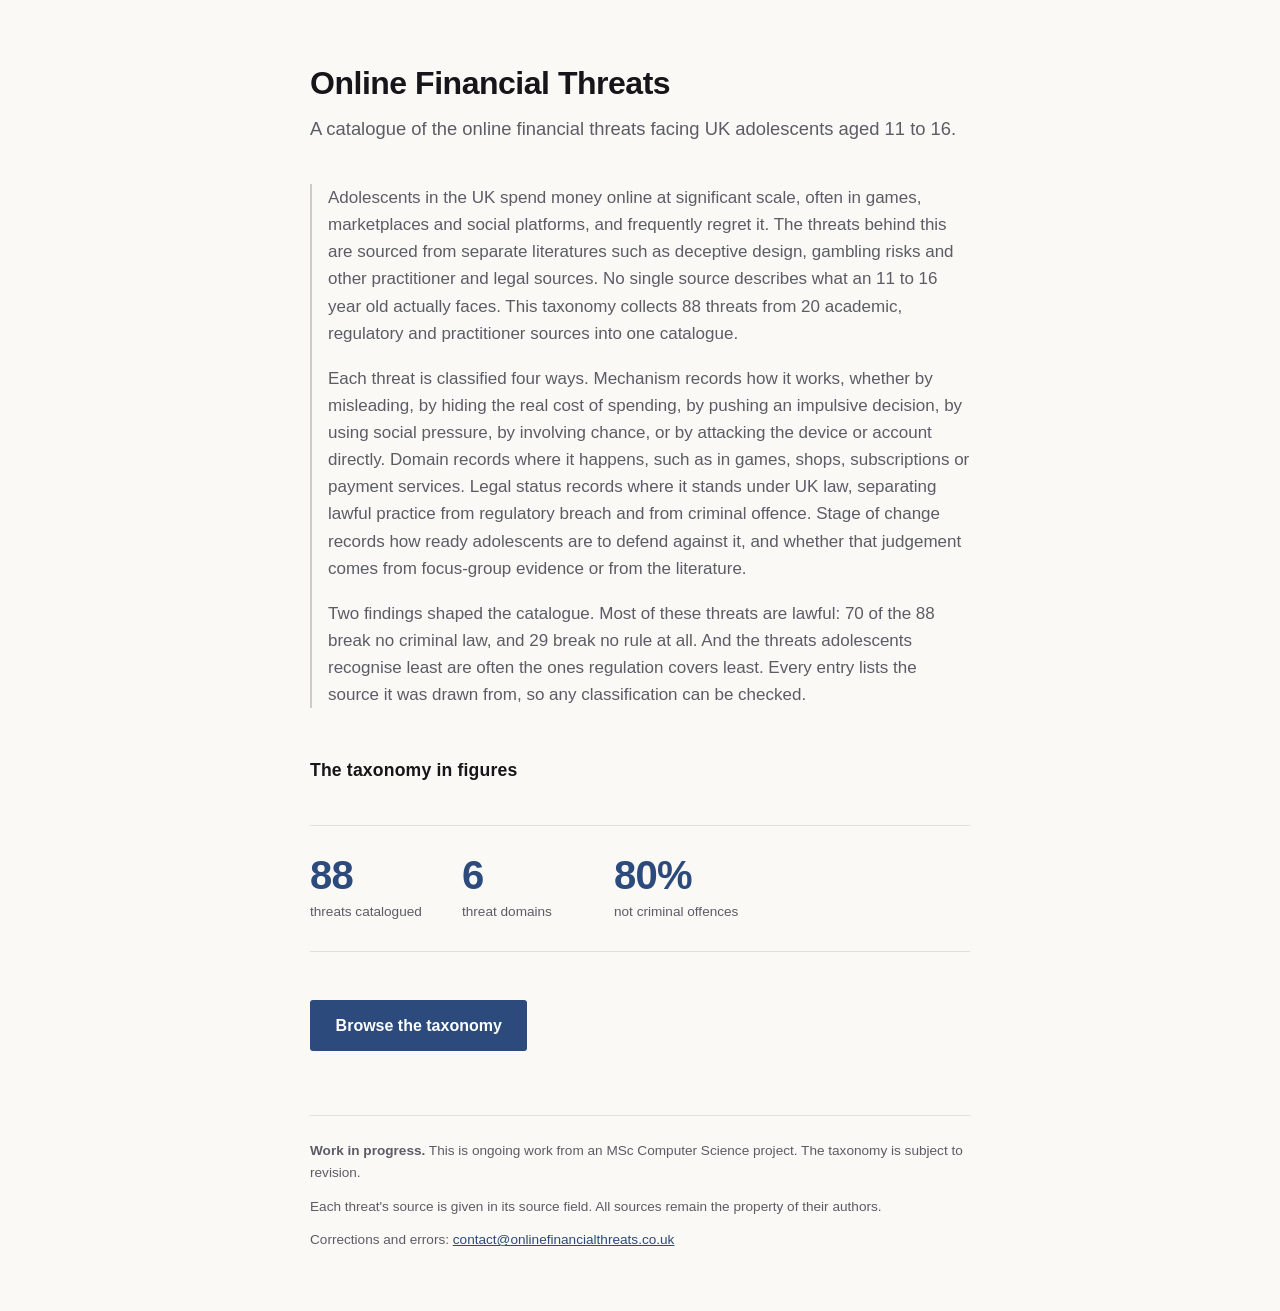
<file: index.html>
<!DOCTYPE html>
<html lang="en-GB">
<head>
<meta charset="utf-8">
<meta name="viewport" content="width=device-width, initial-scale=1">
<title>Online Financial Threats — A taxonomy of the online financial threats facing UK adolescents</title>
<meta name="description" content="A research taxonomy cataloguing the online financial threats facing UK adolescents aged 11 to 16, classified by mechanism, domain, legal status and readiness to defend.">
<link rel="stylesheet" href="style.css">
</head>
<body>
<div class="wrap">

  <header>
    <h1>Online Financial Threats</h1>
    <p class="lede">A catalogue of the online financial threats facing UK adolescents aged 11 to 16.</p>
  </header>

  <main>
    <!-- PLACEHOLDER PROSE — to be replaced. -->
    <section class="placeholder" aria-labelledby="intro-heading">

      <p>Adolescents in the UK spend money online at significant scale, often in games, marketplaces and 
      social platforms, and frequently regret it. The threats behind this are sourced from separate 
      literatures such as deceptive design, gambling risks and other practitioner and legal sources.
      No single source describes what an 11 to 16 year old actually faces. This taxonomy collects 88
      threats from 20 academic, regulatory and practitioner sources into one catalogue.</p>
      
      <p>Each threat is classified four ways. Mechanism records how it works, whether by misleading, 
      by hiding the real cost of spending, by pushing an impulsive decision, by using social pressure, 
      by involving chance, or by attacking the device or account directly. Domain records where it 
      happens, such as in games, shops, subscriptions or payment services. Legal status records 
      where it stands under UK law, separating lawful practice from regulatory breach and from criminal 
      offence. Stage of change records how ready adolescents are to defend against it, and whether that 
      judgement comes from focus-group evidence or from the literature.</p>

      <p>Two findings shaped the catalogue. Most of these threats are lawful: 70 of the 88 break no criminal
      law, and 29 break no rule at all. And the threats adolescents recognise least are often the ones
      regulation covers least. Every entry lists the source it was drawn from, so any classification can 
      be checked.</p>

    </section>
    <!-- END PLACEHOLDER PROSE -->

    <h2>The taxonomy in figures</h2>

    <div class="figures" id="figures">
      <p class="count" id="figures-status">Loading figures…</p>
    </div>

    <p><a class="button" href="taxonomy.html">Browse the taxonomy</a></p>
  </main>

  <footer class="site-footer">
    <p><strong>Work in progress.</strong> This is ongoing work from an MSc Computer Science project.
    The taxonomy is subject to revision.</p>
    <p>Each threat's source is given in its source field. All sources remain the property of their
    authors.</p>
    <p>Corrections and errors:
    <a href="mailto:contact@onlinefinancialthreats.co.uk">contact@onlinefinancialthreats.co.uk</a></p>
  </footer>

</div>

<script>
(function () {
  'use strict';

  var figuresEl = document.getElementById('figures');

  fetch('taxonomy.json')
    .then(function (response) {
      if (!response.ok) { throw new Error('HTTP ' + response.status); }
      return response.json();
    })
    .then(renderFigures)
    .catch(showFetchError);

  function renderFigures(threats) {
    var total = threats.length;

    // Distinct domain count, derived rather than hard-coded so the figure
    // tracks the data if the taxonomy is revised.
    var domains = new Set(threats.map(function (t) { return t.domain; })).size;

    var notCriminal = threats.filter(function (t) {
      return t.legalStatus !== 'Criminal Offence';
    }).length;
    var notCriminalPct = Math.round((notCriminal / total) * 100);

    figuresEl.textContent = '';
    addFigure(String(total), 'threats catalogued');
    addFigure(String(domains), 'threat domains');
    addFigure(notCriminalPct + '%', 'not criminal offences');
  }

  function addFigure(value, label) {
    var wrapper = document.createElement('div');
    wrapper.className = 'figure';

    var valueEl = document.createElement('span');
    valueEl.className = 'figure-value';
    valueEl.textContent = value;

    var labelEl = document.createElement('span');
    labelEl.className = 'figure-label';
    labelEl.textContent = label;

    wrapper.appendChild(valueEl);
    wrapper.appendChild(labelEl);
    figuresEl.appendChild(wrapper);
  }

  // Opening the page from the filesystem blocks fetch() under the browser's
  // same-origin rules, so explain how to serve it over HTTP instead.
  function showFetchError() {
    figuresEl.className = 'message';
    figuresEl.textContent = '';

    var line = document.createElement('p');
    line.textContent = 'The figures could not be loaded. This site reads its data with fetch(), ' +
      'which browsers block for pages opened directly from disk. Serve the folder over HTTP and ' +
      'reload:';

    var command = document.createElement('p');
    var code = document.createElement('code');
    code.textContent = 'python3 -m http.server';
    command.appendChild(code);

    figuresEl.appendChild(line);
    figuresEl.appendChild(command);
  }
})();
</script>

</body>
</html>
</file>
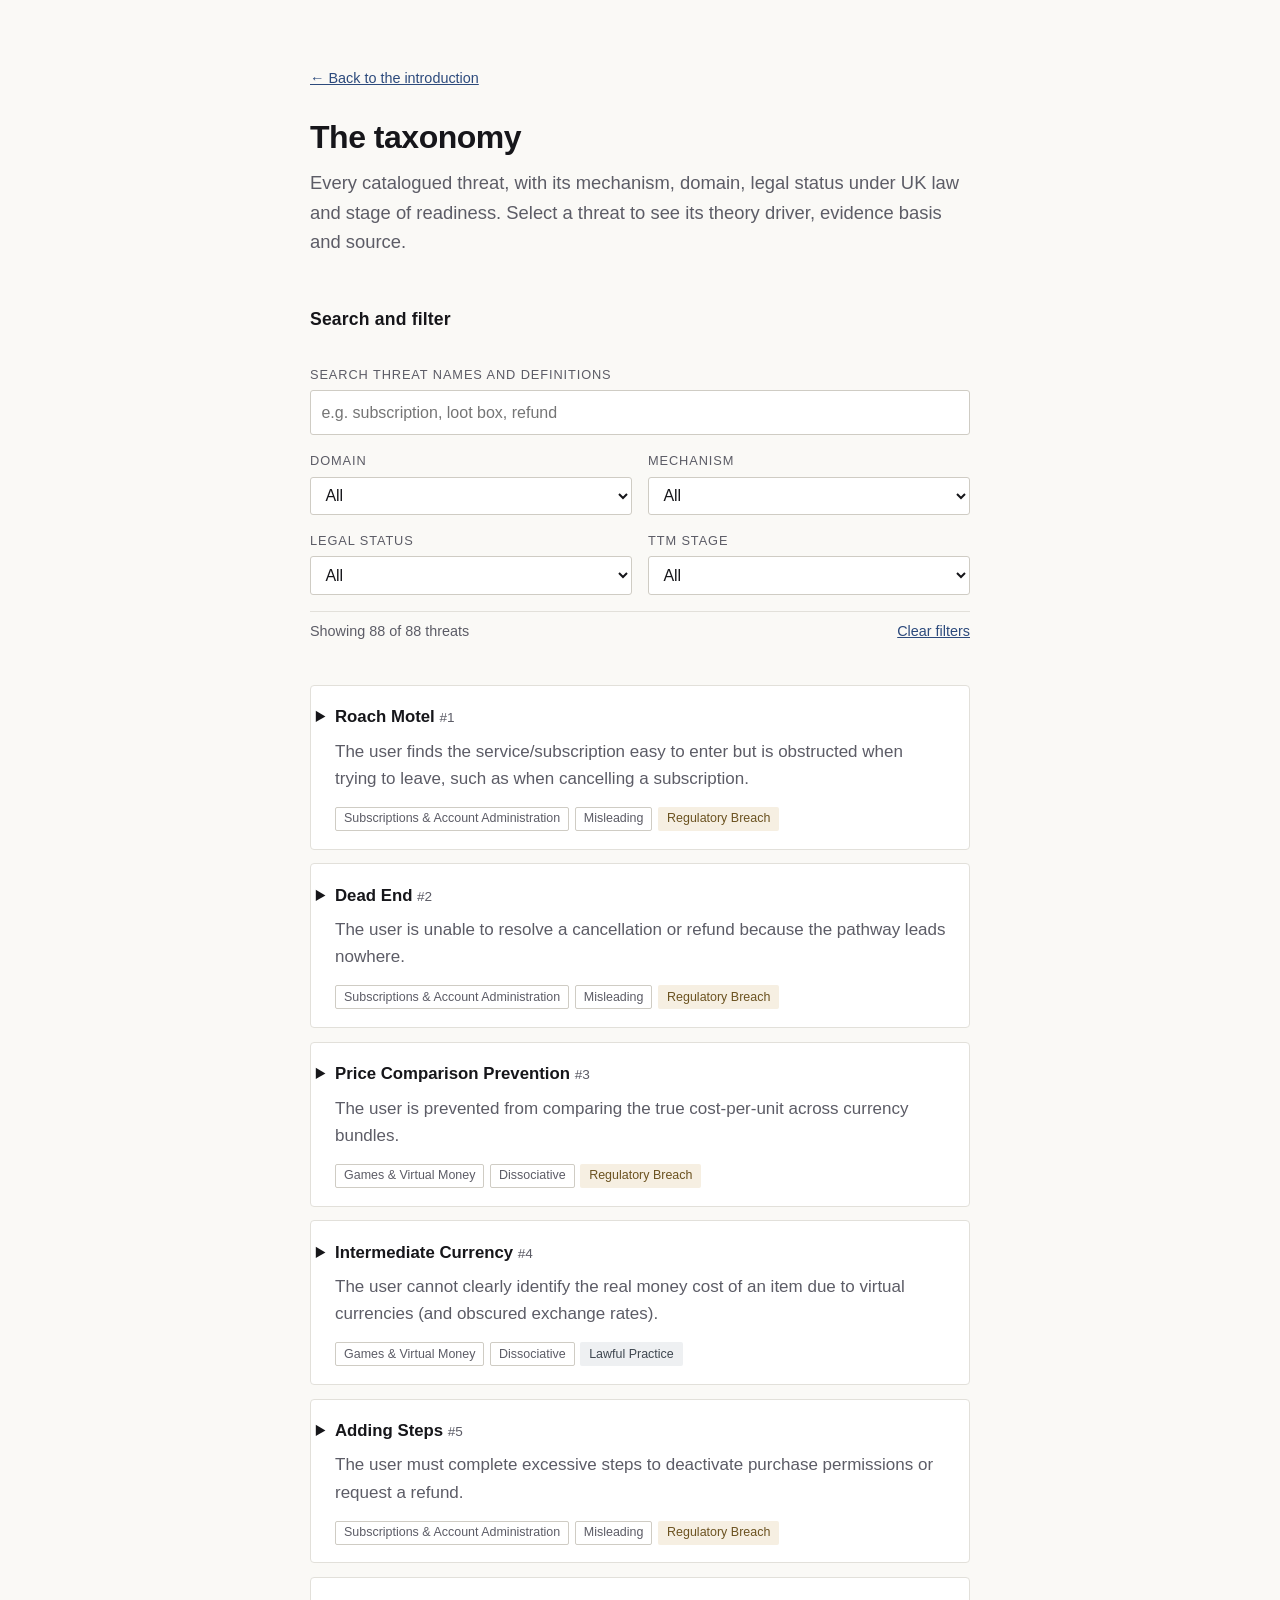
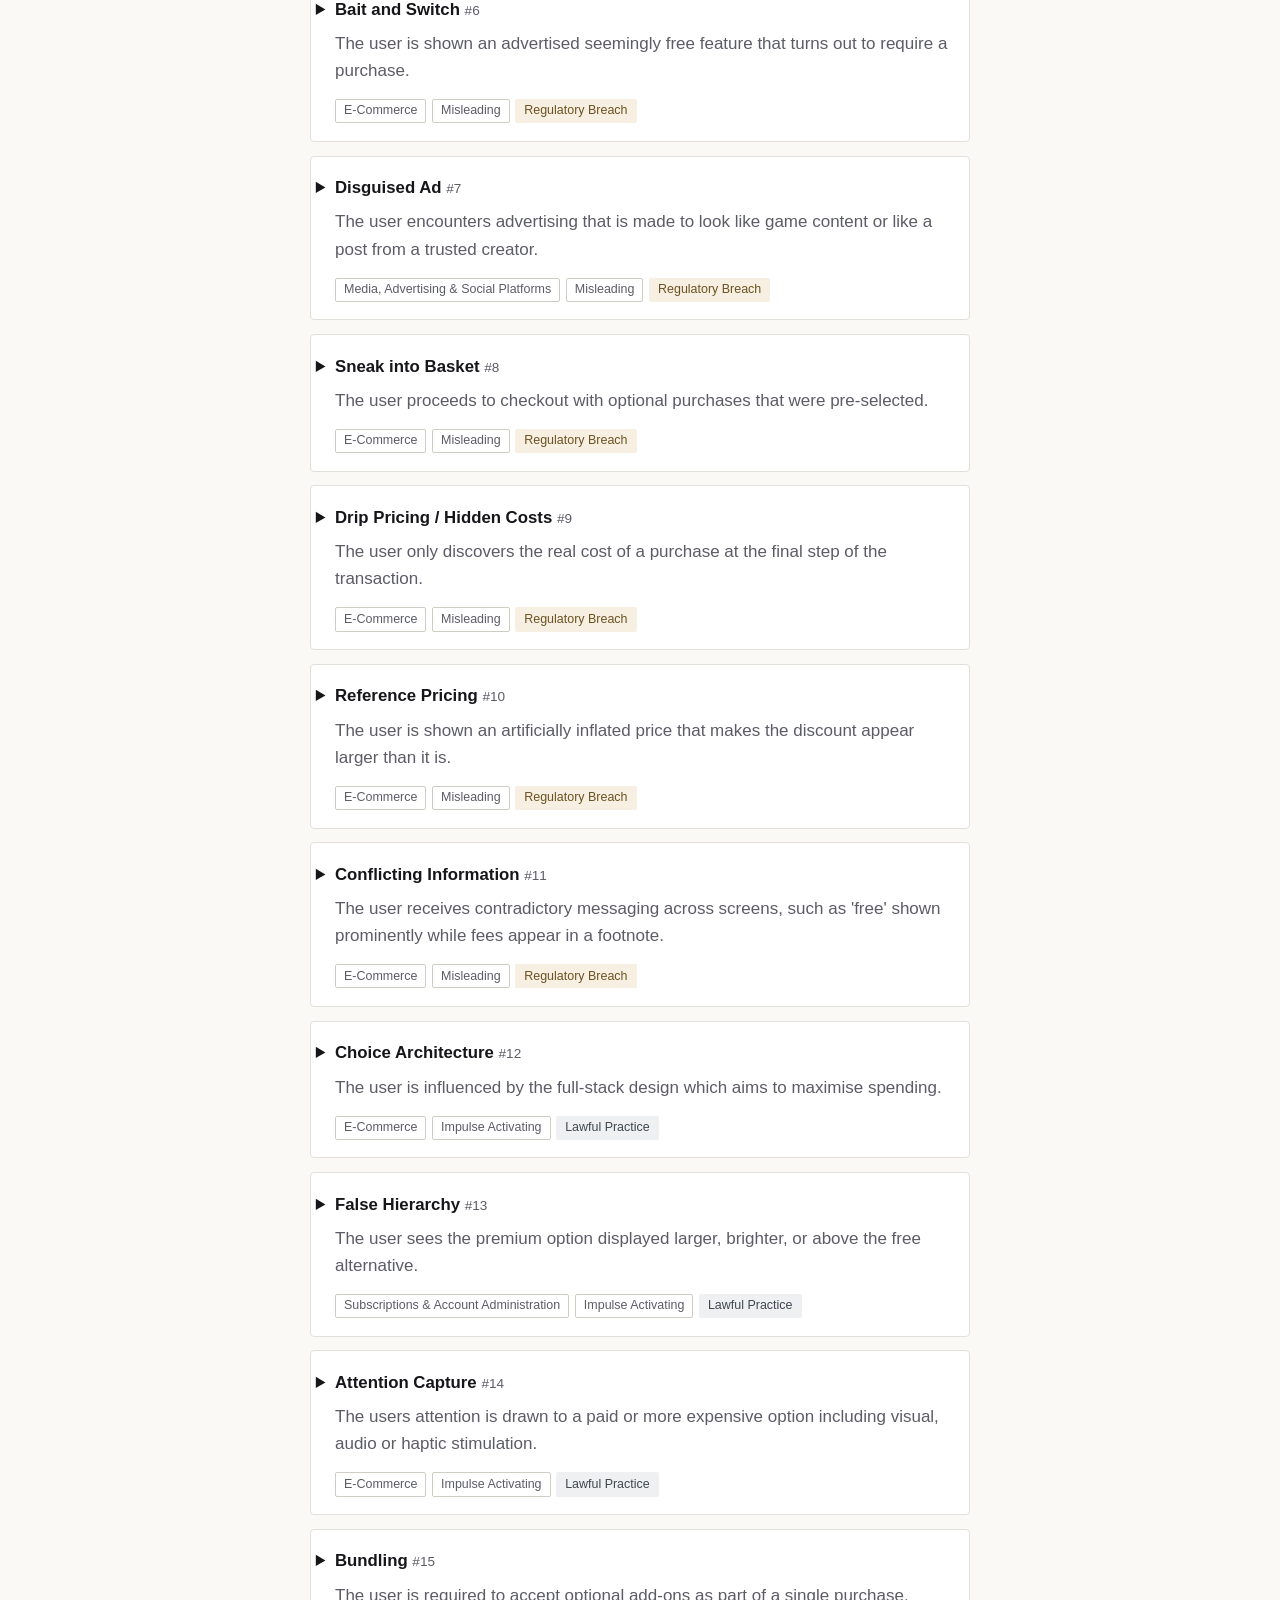
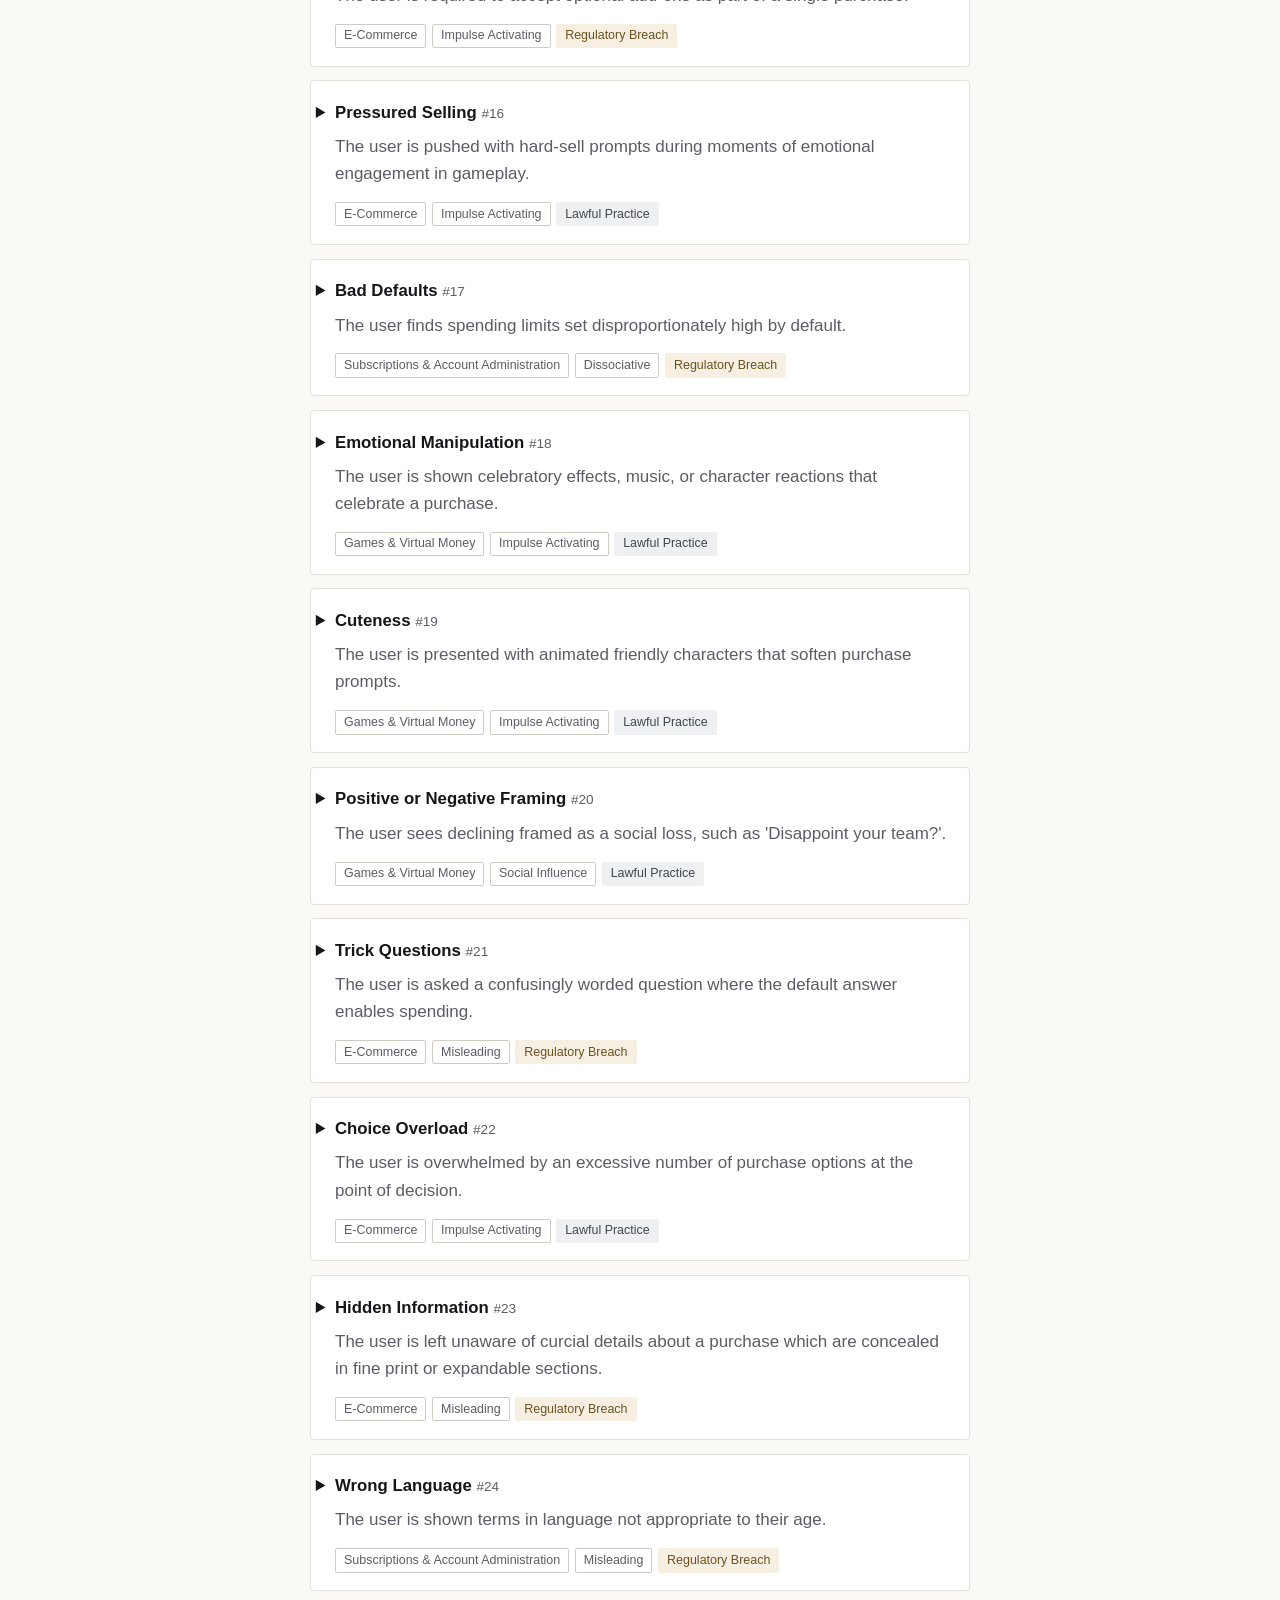
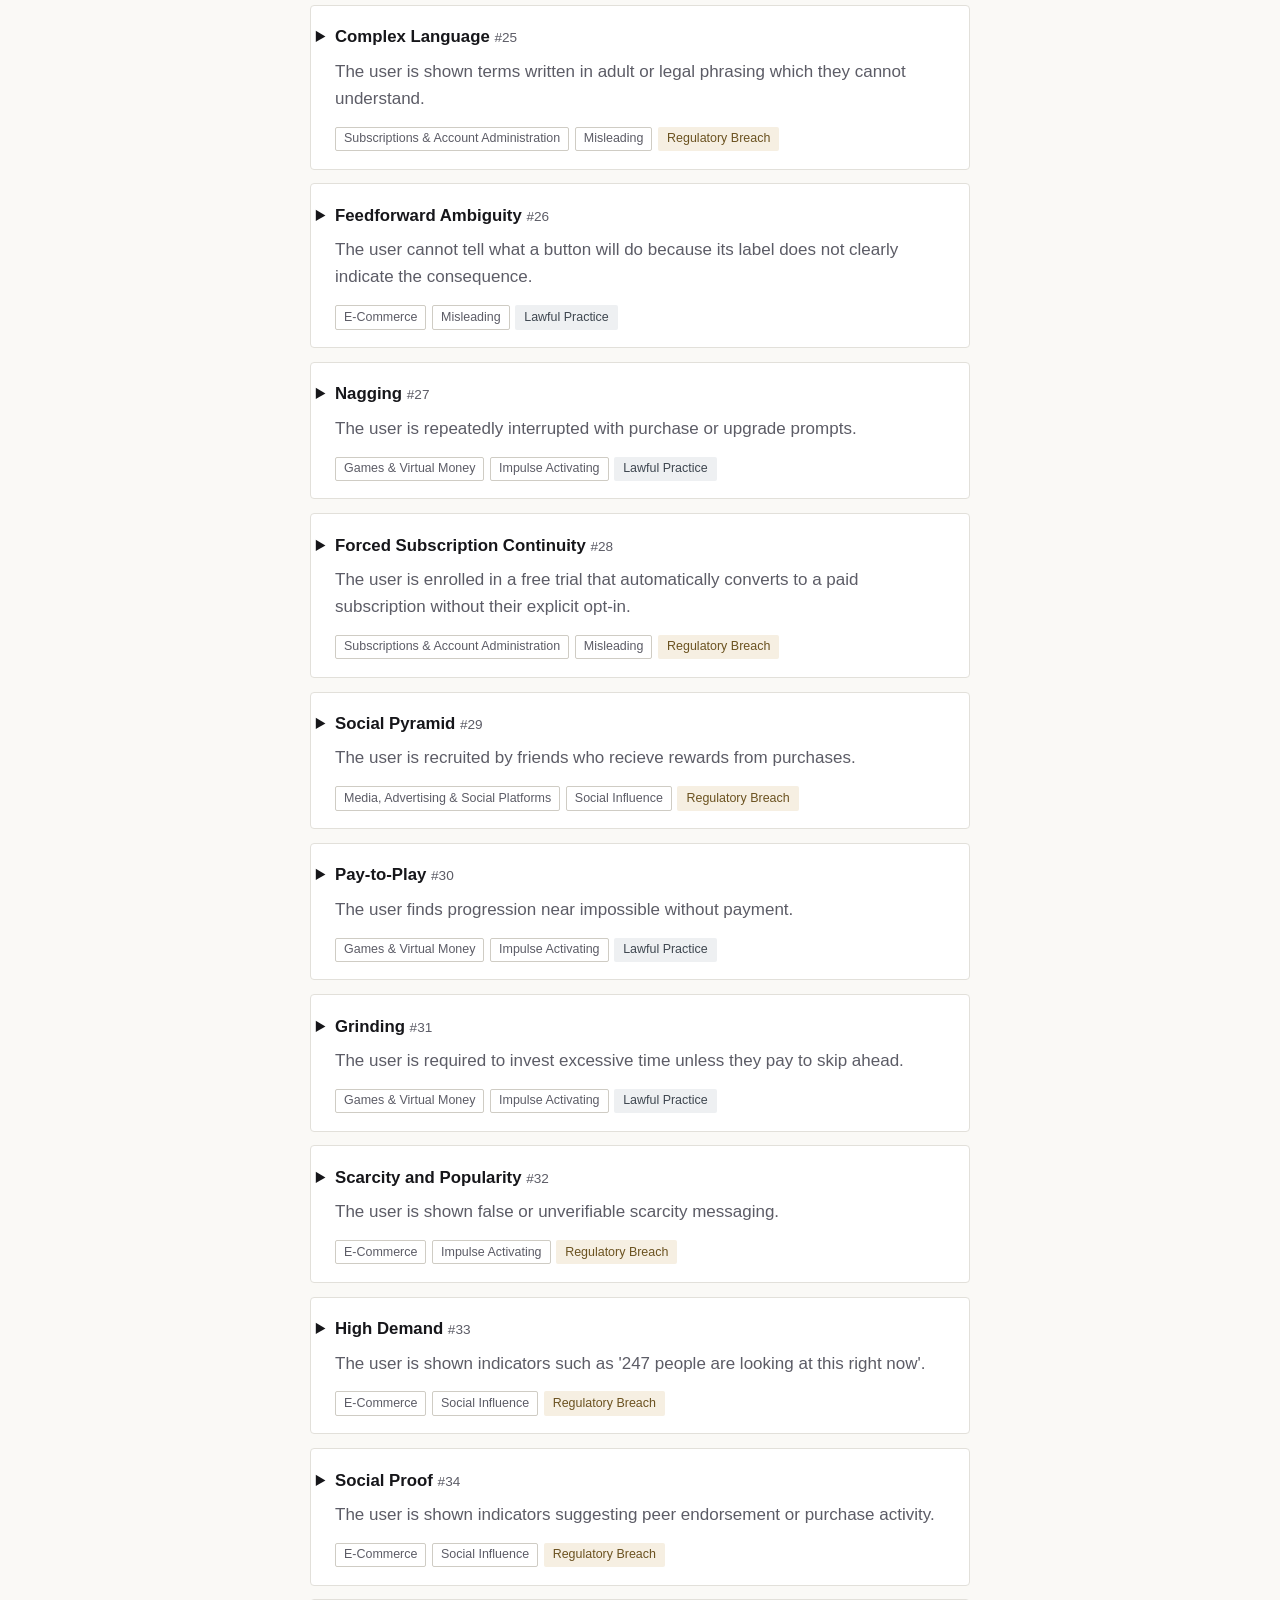
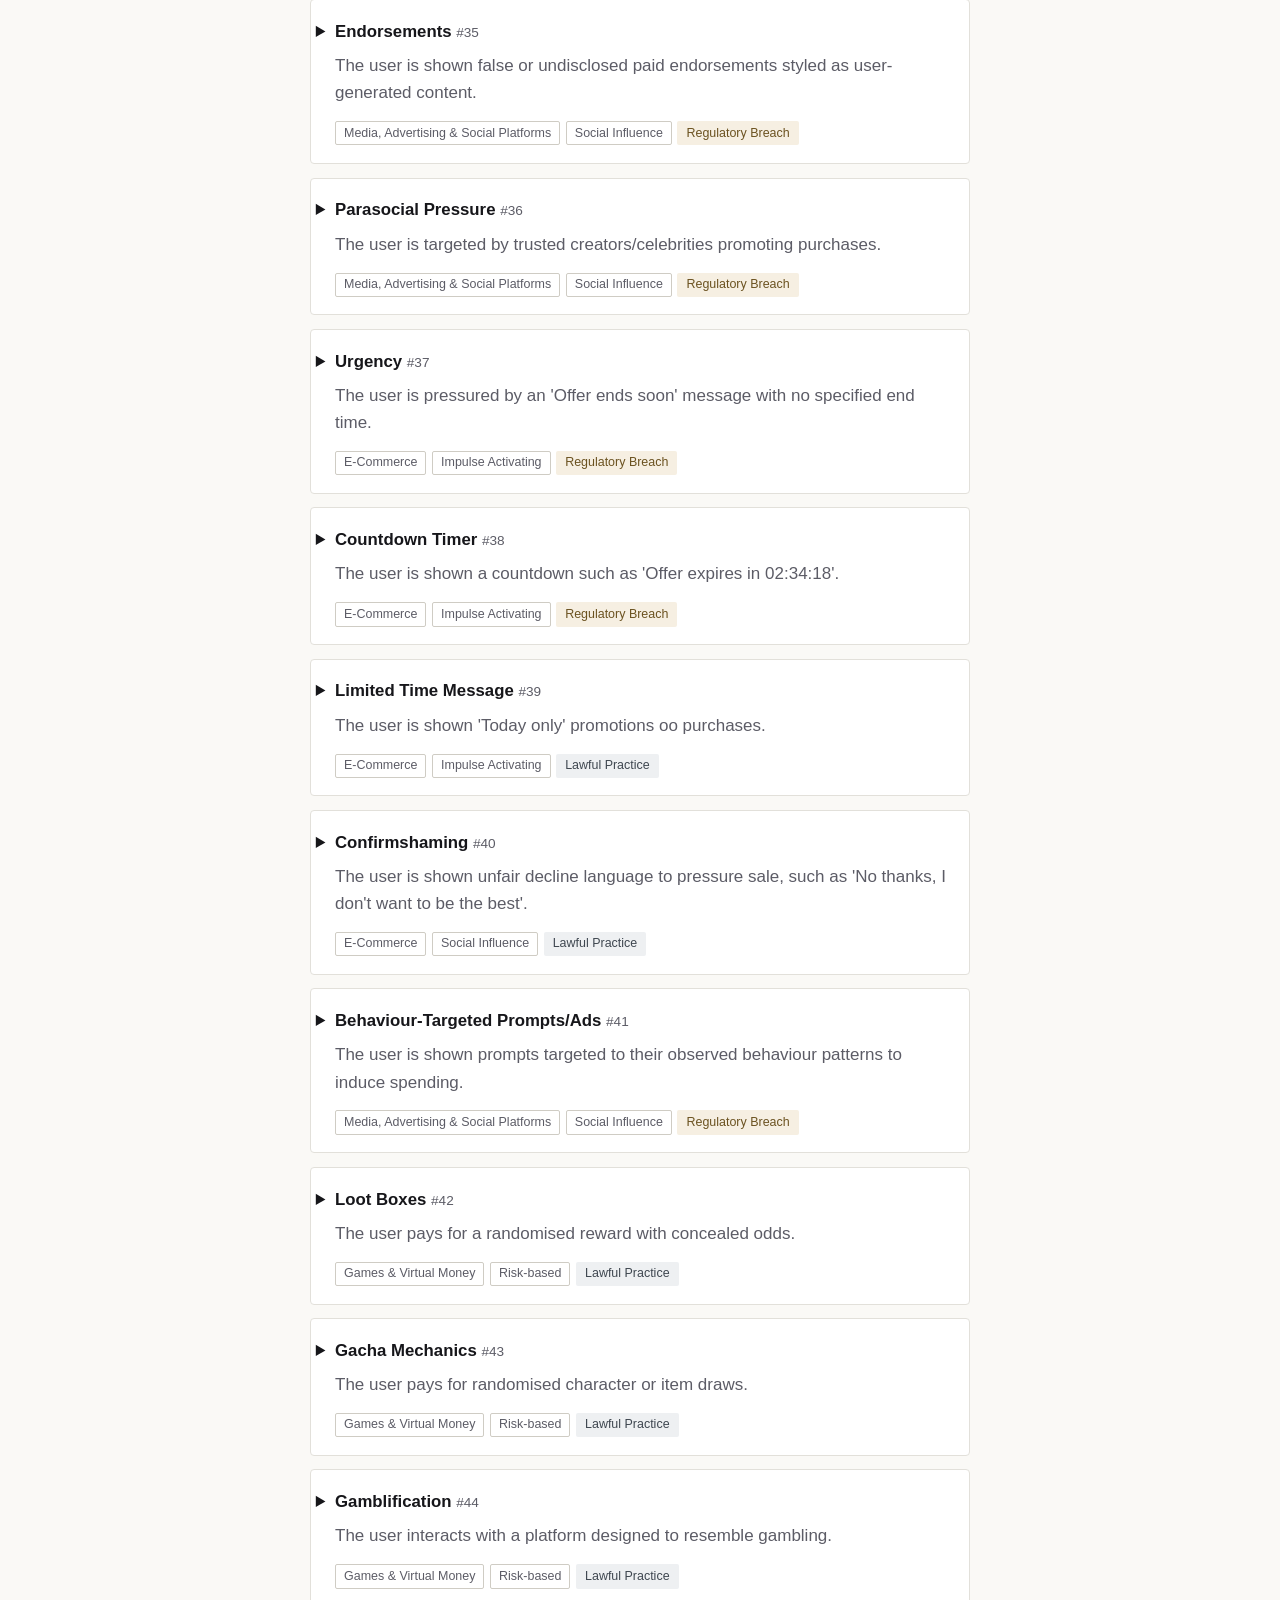
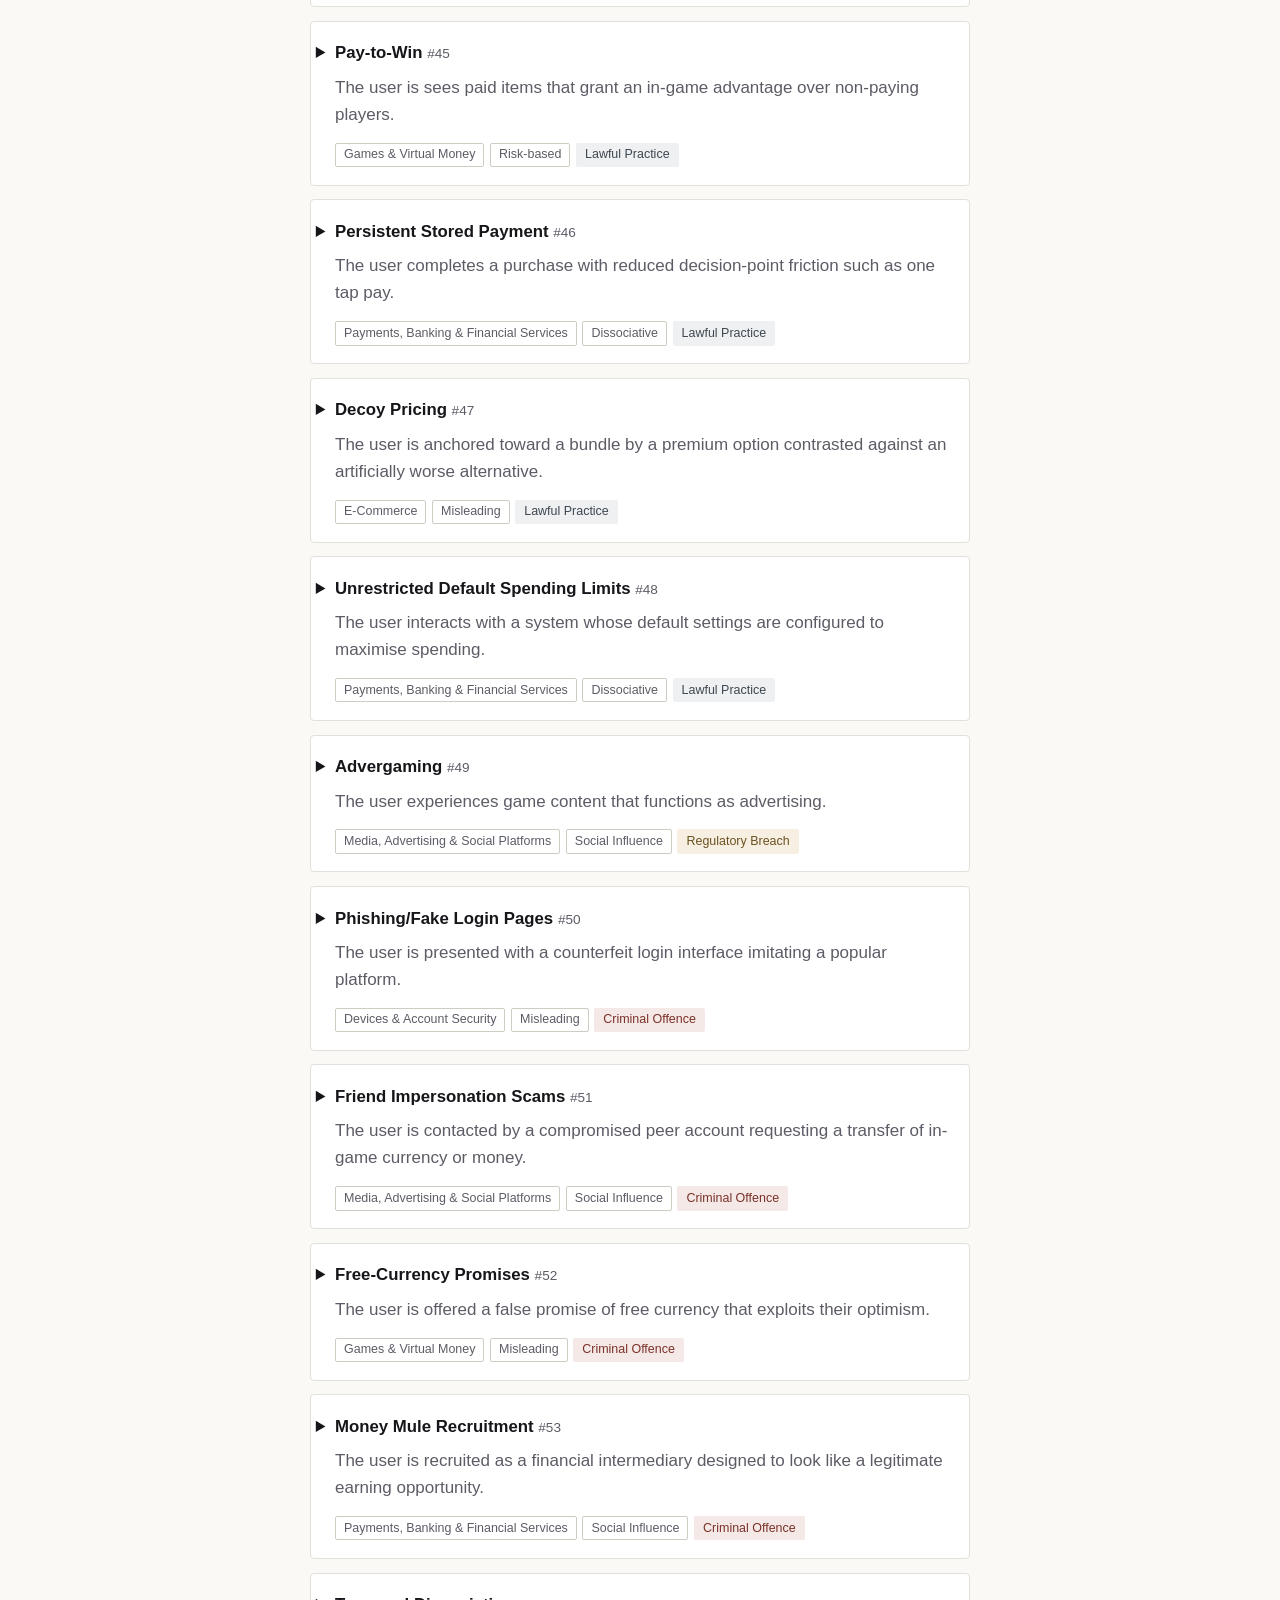
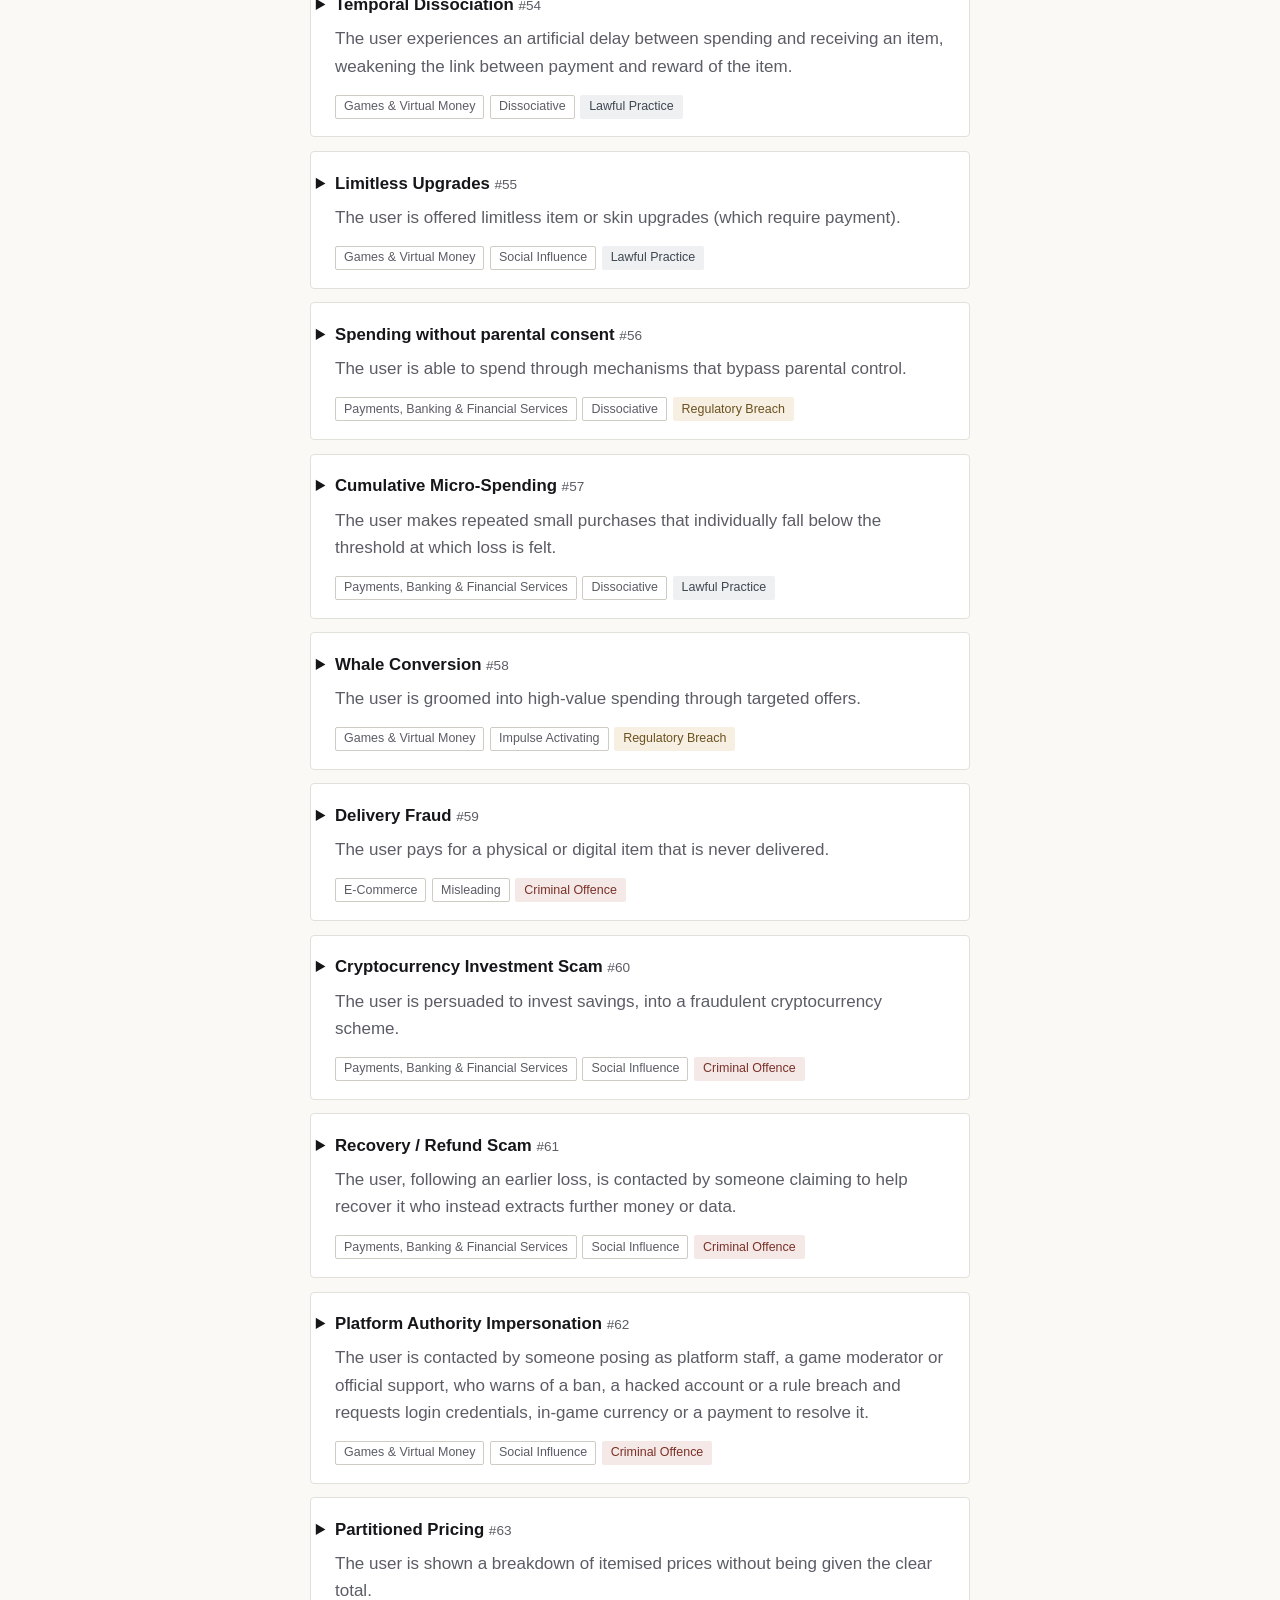
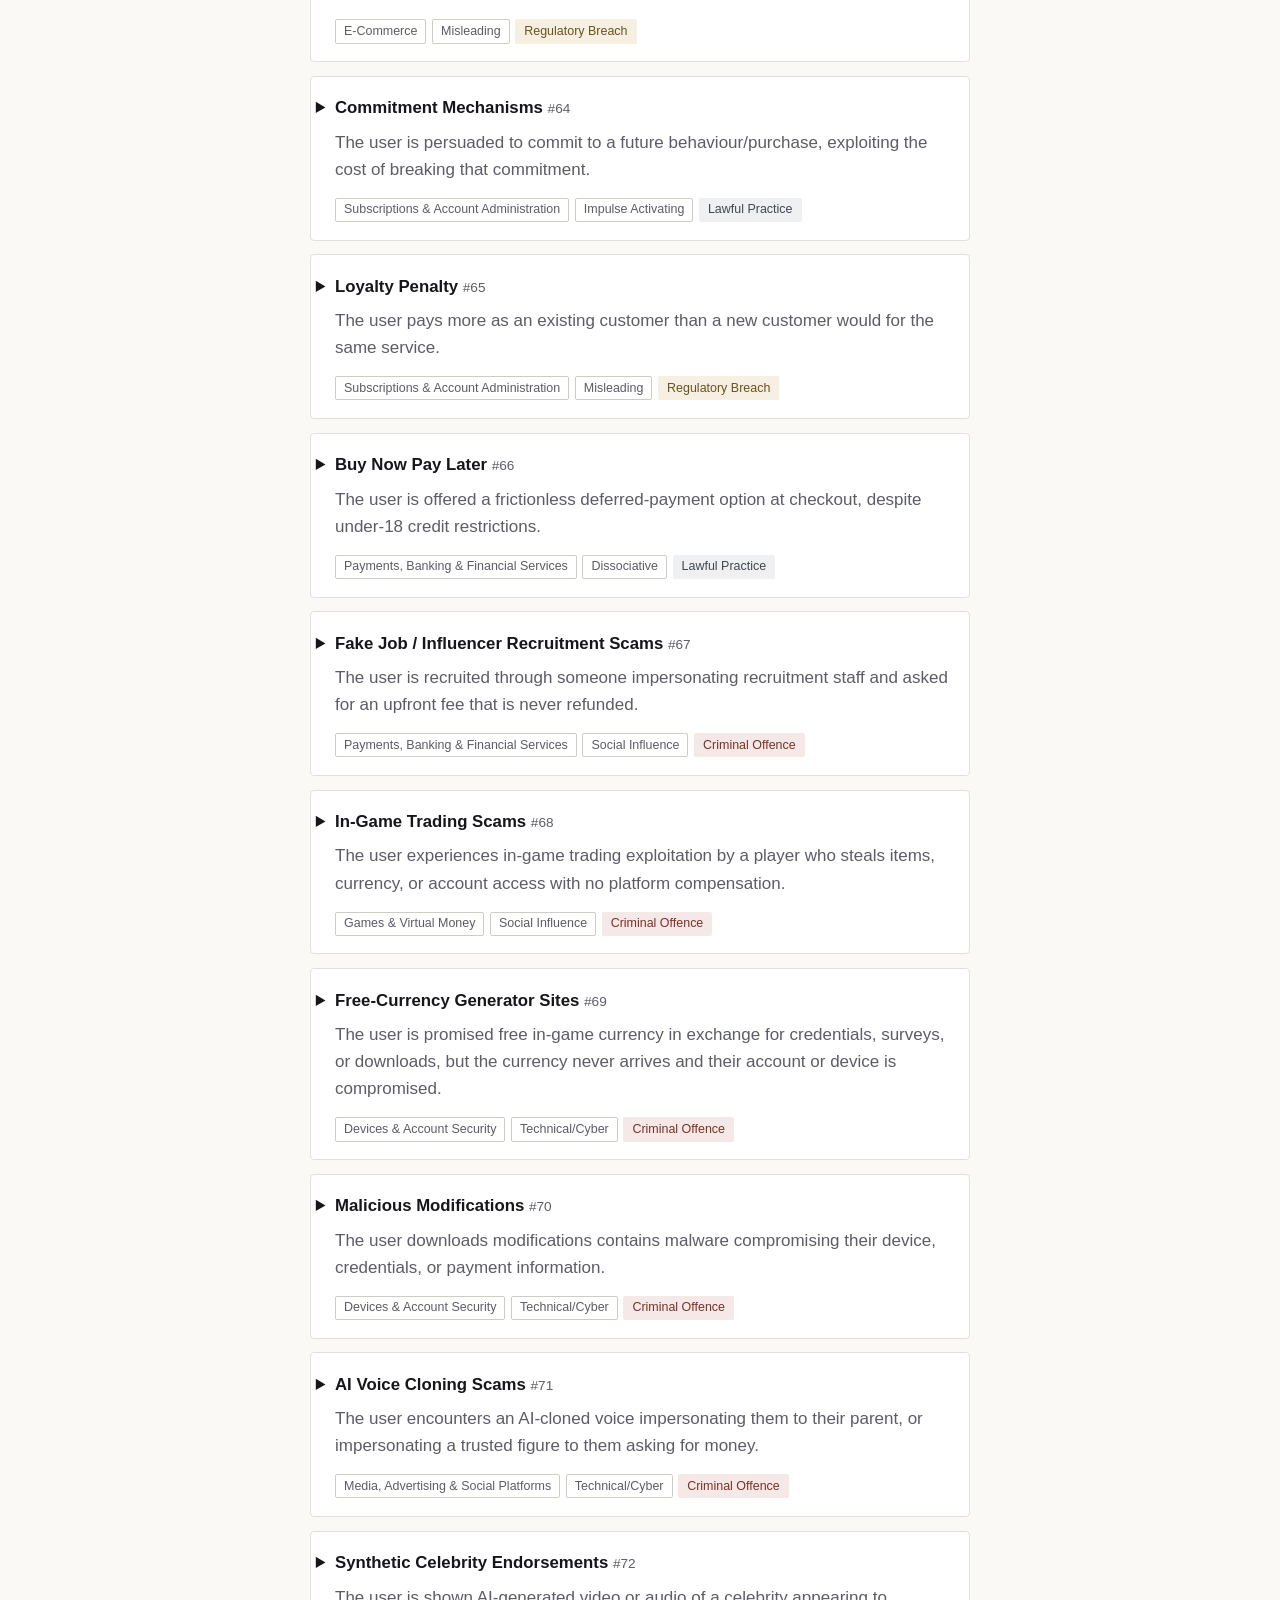
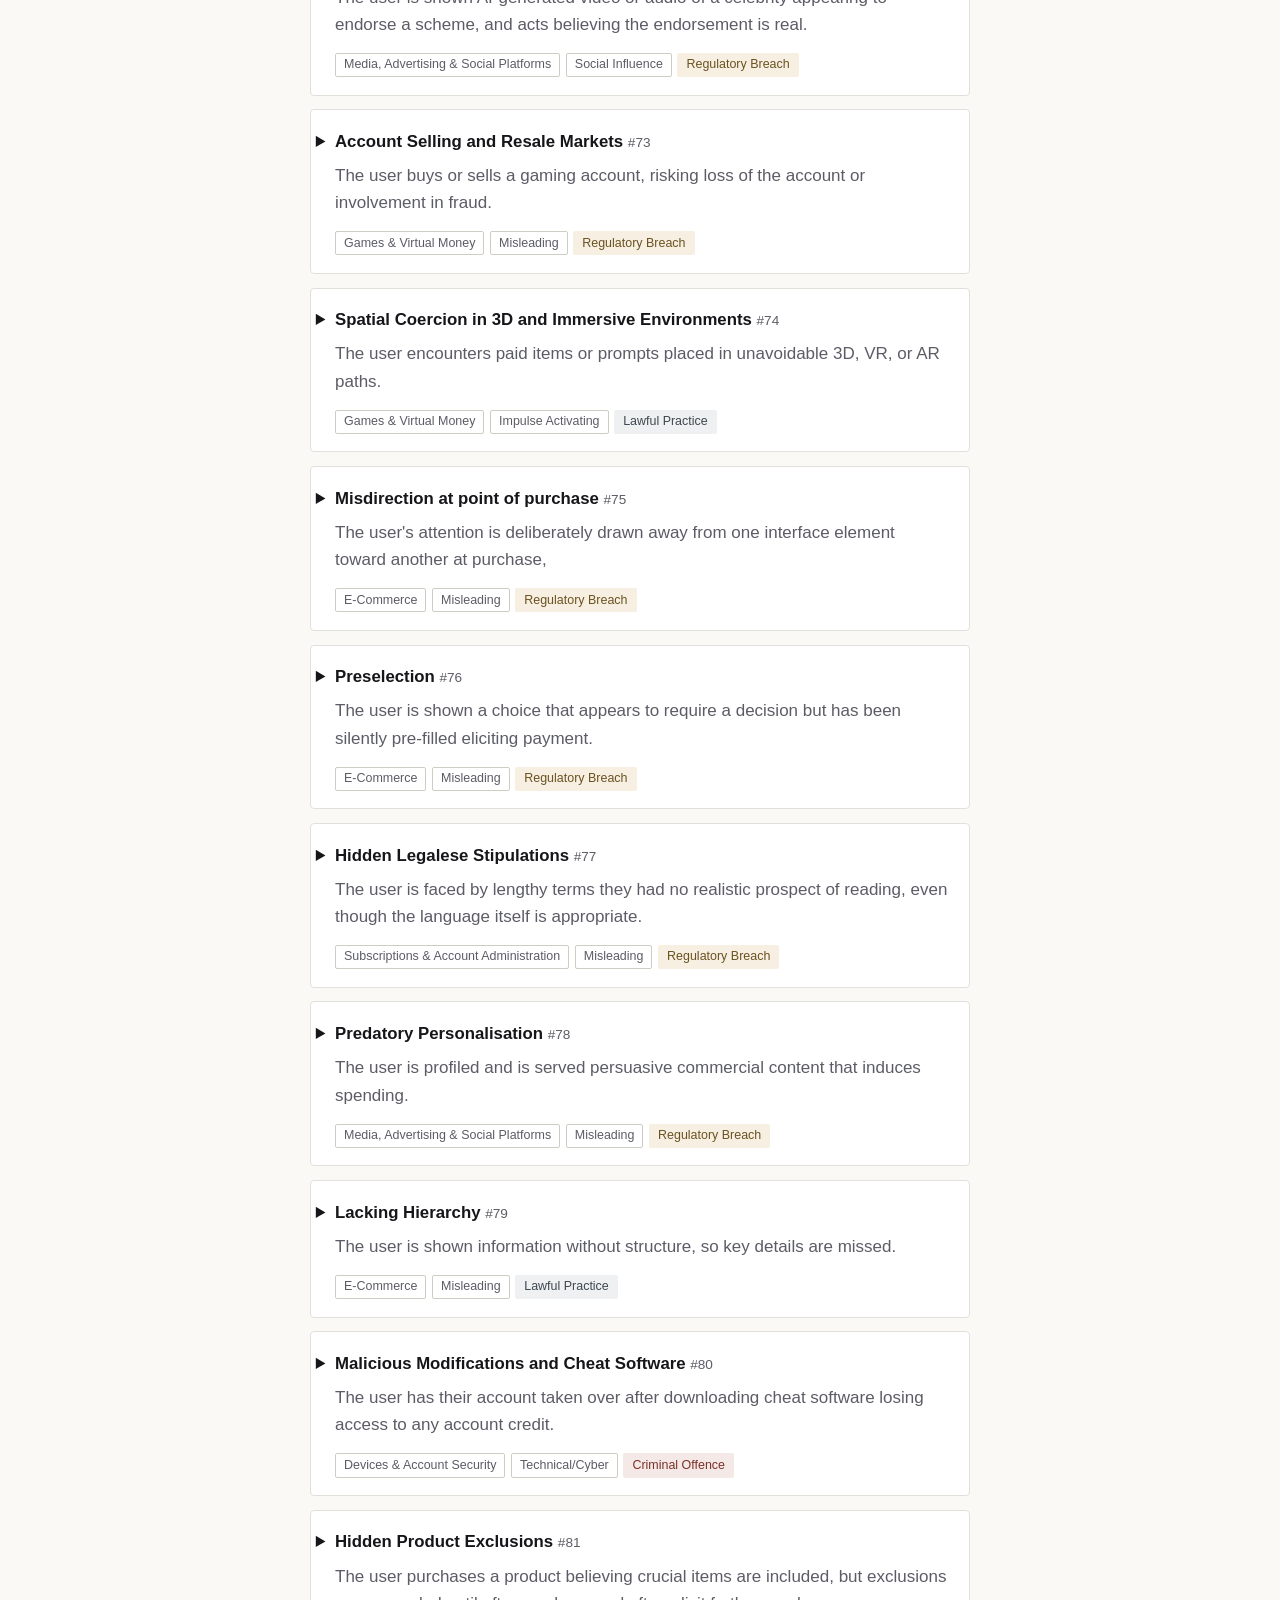
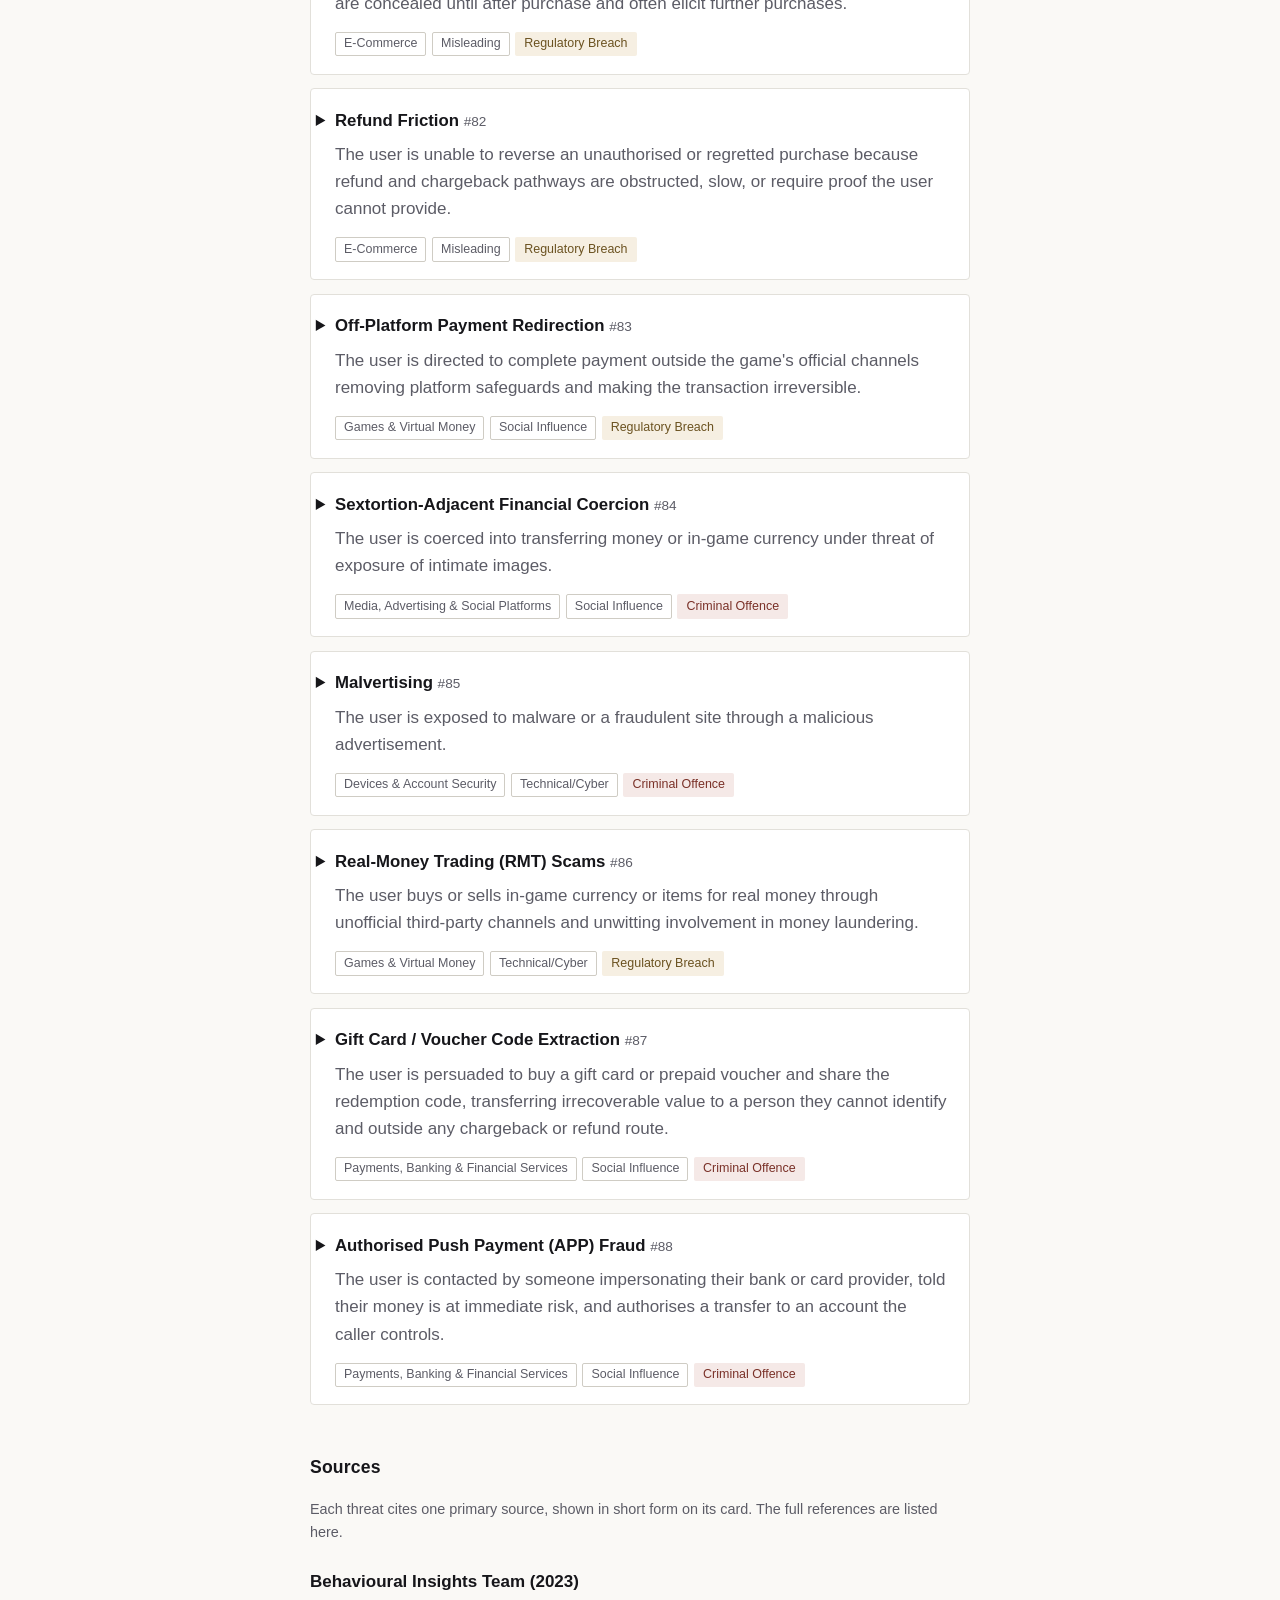
<file: taxonomy.html>
<!DOCTYPE html>
<html lang="en-GB">
<head>
<meta charset="utf-8">
<meta name="viewport" content="width=device-width, initial-scale=1">
<title>The taxonomy — Online Financial Threats</title>
<meta name="description" content="Search and filter the full catalogue of online financial threats facing UK adolescents by domain, mechanism, legal status and stage of readiness.">
<link rel="stylesheet" href="style.css">
</head>
<body>
<div class="wrap">

  <a class="back-link" href="index.html">&larr; Back to the introduction</a>

  <header>
    <h1>The taxonomy</h1>
    <p class="lede">Every catalogued threat, with its mechanism, domain, legal status under UK law
    and stage of readiness. Select a threat to see its theory driver, evidence basis and source.</p>
  </header>

  <main>
    <h2 id="controls-heading">Search and filter</h2>

    <form class="controls" id="controls" role="search" aria-labelledby="controls-heading">
      <div class="field">
        <label for="search">Search threat names and definitions</label>
        <input type="search" id="search" name="search" autocomplete="off"
               placeholder="e.g. subscription, loot box, refund">
      </div>

      <div class="filter-grid">
        <div class="field">
          <label for="filter-domain">Domain</label>
          <select id="filter-domain" data-field="domain"><option value="">All</option></select>
        </div>
        <div class="field">
          <label for="filter-mechanism">Mechanism</label>
          <select id="filter-mechanism" data-field="mechanism"><option value="">All</option></select>
        </div>
        <div class="field">
          <label for="filter-legalStatus">Legal status</label>
          <select id="filter-legalStatus" data-field="legalStatus"><option value="">All</option></select>
        </div>
        <div class="field">
          <label for="filter-ttmStage">TTM stage</label>
          <select id="filter-ttmStage" data-field="ttmStage"><option value="">All</option></select>
        </div>
      </div>

      <div class="controls-footer">
        <p class="count" id="count" role="status">Loading the taxonomy&hellip;</p>
        <button type="button" class="link-button" id="clear">Clear filters</button>
      </div>
    </form>

    <h2 class="visually-hidden-heading" id="results-heading">Results</h2>
    <ul class="results" id="results" aria-labelledby="results-heading"></ul>
    <div id="status-panel"></div>

    <h2 id="sources">Sources</h2>
    <p class="sources-note">Each threat cites one primary source, shown in short form on its card.
    The full references are listed here.</p>

    <dl class="sources">
      <dt>Behavioural Insights Team (2023)</dt>
      <dd>Behavioural Insights Team. Review of Online Choice and Vulnerability. Citizens Advice.</dd>

      <dt>Brignull (2026)</dt>
      <dd class="needs-reference">Full reference to be added.</dd>

      <dt>B&ouml;sch et al. (2016)</dt>
      <dd>B&ouml;sch et al. (2016). Tales from the Dark Side: Privacy Dark Strategies.</dd>

      <dt>CMA (2022)</dt>
      <dd>UK Competition and Markets Authority reports on online choice architecture.</dd>

      <dt>EDPB (2022)</dt>
      <dd>European Data Protection Board guidelines on dark patterns.</dd>

      <dt>FBI (2026)</dt>
      <dd>Federal Bureau of Investigation, Internet Crime Complaint Center (2026). 2025 Internet
      Crime Report. Federal Bureau of Investigation.</dd>

      <dt>Fitton &amp; Read (2019)</dt>
      <dd>Fitton &amp; Read (2019). Creating a Framework to Support the Critical Consideration of
      Dark Design Aspects in Free-to-Play Apps. Proceedings of the 18th ACM International Conference
      on Interaction Design and Children (IDC '19), 407&ndash;418.</dd>

      <dt>FTC (2022)</dt>
      <dd>Federal Trade Commission (2022). $245 Million FTC Settlement Alleges Fortnite Owner Epic
      Games Used Digital Dark Patterns. December 2022.</dd>

      <dt>Gray et al. (2024)</dt>
      <dd>Gray, Santos, Bielova &amp; Mildner (2024). An Ontology of Dark Patterns Knowledge.
      CHI '24.</dd>

      <dt>ICO (2020)</dt>
      <dd>Information Commissioner's Office. Age-Appropriate Design Code (Children's Code).</dd>

      <dt>Jensen &amp; Kristiansen (2026)</dt>
      <dd>Jensen &amp; Kristiansen (2026). Victimization in online gaming-related trade scams: A
      study among young Danes.</dd>

      <dt>Kaspersky (2024)</dt>
      <dd>Kaspersky (2024). 30 percent more young gamers targeted by cybercriminals in H1 2024 vs.
      H2 2023. Kaspersky press release, 5 September 2024.</dd>

      <dt>Krauss et al. (2024)</dt>
      <dd class="needs-reference">Full reference to be added.</dd>

      <dt>Lacey and Caudwell (2019)</dt>
      <dd class="needs-reference">Full reference to be added.</dd>

      <dt>Mathur et al. (2019)</dt>
      <dd>Mathur et al. (2019). Dark Patterns at Scale. CSCW '19.</dd>

      <dt>OECD (2021)</dt>
      <dd>Organisation for Economic Co-operation and Development (2021). Children in the digital
      environment. OECD Publishing, Paris.</dd>

      <dt>Ofcom (2025b)</dt>
      <dd>Ofcom (2025). Persuasive design features and potential child financial harms: Qualitative
      research. Office of Communications, London, June 2025.</dd>

      <dt>Ofcom (2025c)</dt>
      <dd>Ofcom (2025). Children's online spending and potential financial harm: Quantitative
      research. Office of Communications, London, June 2025.</dd>

      <dt>Parentzone (2023)</dt>
      <dd>Parent Zone (2023). A problem hiding in plain sight? Children spending, making and losing
      money online.</dd>

      <dt>Zendle et al. (2019)</dt>
      <dd>Zendle et al. (2019). Adolescents and loot boxes: Links with problem gambling and
      motivations for purchase. Royal Society Open Science, 6(6), 190049.</dd>
    </dl>

    <p class="sources-note">Threats citing &ldquo;Focus Group Data&rdquo; were drawn from this
    study's own focus groups rather than from an external source.</p>
  </main>

  <footer class="site-footer">
    <p><strong>Work in progress.</strong> This is ongoing work from an MSc Computer Science project.
    The taxonomy is subject to revision.</p>
    <p>Each threat's source is given in its source field. All sources remain the property of their
    authors.</p>
    <p>Corrections and errors:
    <a href="mailto:contact@onlinefinancialthreats.co.uk">contact@onlinefinancialthreats.co.uk</a></p>
  </footer>

</div>

<script>
(function () {
  'use strict';

  var searchEl = document.getElementById('search');
  var resultsEl = document.getElementById('results');
  var countEl = document.getElementById('count');
  var statusPanel = document.getElementById('status-panel');
  var clearEl = document.getElementById('clear');
  var selects = Array.prototype.slice.call(document.querySelectorAll('.filter-grid select'));

  var threats = [];

  // Preferred display order for the ordinal fields. Values are still derived
  // from the data — this list only decides where a derived value is placed, so
  // an unrecognised value is not lost, just sorted alphabetically after the
  // known ones.
  var ORDERINGS = {
    legalStatus: ['Lawful Practice', 'Regulatory Breach', 'Criminal Offence'],
    ttmStage: ['Precontemplation', 'Contemplation', 'Preparation', 'Action / Maintenance']
  };

  fetch('taxonomy.json')
    .then(function (response) {
      if (!response.ok) { throw new Error('HTTP ' + response.status); }
      return response.json();
    })
    .then(init)
    .catch(showFetchError);

  function init(data) {
    threats = data.slice().sort(function (a, b) { return a.id - b.id; });

    selects.forEach(function (select) {
      populateSelect(select, select.getAttribute('data-field'));
      select.addEventListener('change', apply);
    });

    searchEl.addEventListener('input', apply);
    clearEl.addEventListener('click', function () {
      searchEl.value = '';
      selects.forEach(function (select) { select.value = ''; });
      apply();
      searchEl.focus();
    });

    apply();
  }

  function populateSelect(select, field) {
    var values = Array.from(new Set(threats.map(function (t) { return t[field]; })));
    var order = ORDERINGS[field];

    values.sort(function (a, b) {
      if (order) {
        var ia = order.indexOf(a);
        var ib = order.indexOf(b);
        // Values absent from the preferred order (index -1) fall to the end.
        if (ia !== ib) { return (ia < 0 ? Infinity : ia) - (ib < 0 ? Infinity : ib); }
      }
      return a.localeCompare(b, 'en-GB');
    });

    values.forEach(function (value) {
      var option = document.createElement('option');
      option.value = value;
      option.textContent = value;
      select.appendChild(option);
    });
  }

  function apply() {
    var query = searchEl.value.trim().toLowerCase();

    // Every active control must match: the free-text query is tested against
    // the threat name and definition only, and each non-empty select must
    // equal the threat's value for that field. Combining them with `every`
    // gives AND semantics, with an empty select contributing nothing.
    var matches = threats.filter(function (threat) {
      var textMatch = query === '' ||
        threat.threat.toLowerCase().indexOf(query) !== -1 ||
        threat.definition.toLowerCase().indexOf(query) !== -1;

      if (!textMatch) { return false; }

      return selects.every(function (select) {
        return select.value === '' || threat[select.getAttribute('data-field')] === select.value;
      });
    });

    render(matches);
  }

  function render(matches) {
    countEl.textContent = 'Showing ' + matches.length + ' of ' + threats.length + ' threats';

    resultsEl.textContent = '';
    statusPanel.textContent = '';

    if (matches.length === 0) {
      var empty = document.createElement('div');
      empty.className = 'message';
      var text = document.createElement('p');
      text.textContent = 'No threats match these filters. Try a broader search, ' +
        'or clear the filters to see the full taxonomy.';
      empty.appendChild(text);
      statusPanel.appendChild(empty);
      return;
    }

    var fragment = document.createDocumentFragment();
    matches.forEach(function (threat) { fragment.appendChild(buildCard(threat)); });
    resultsEl.appendChild(fragment);
  }

  function buildCard(threat) {
    var item = document.createElement('li');

    var card = document.createElement('details');
    card.className = 'card';

    var summary = document.createElement('summary');

    var heading = document.createElement('h3');
    heading.textContent = threat.threat + ' ';
    var idEl = document.createElement('span');
    idEl.className = 'threat-id';
    idEl.textContent = '#' + threat.id;
    heading.appendChild(idEl);

    var definition = document.createElement('span');
    definition.className = 'definition';
    definition.textContent = threat.definition;

    var tags = document.createElement('span');
    tags.className = 'tags';
    tags.appendChild(tag(threat.domain));
    tags.appendChild(tag(threat.mechanism));
    tags.appendChild(tag(threat.legalStatus, 'tag-status ' + statusClass(threat.legalStatus)));

    summary.appendChild(heading);
    summary.appendChild(definition);
    summary.appendChild(tags);

    var detail = document.createElement('dl');
    detail.className = 'detail';
    addRow(detail, 'Theory driver', threat.driver);
    addRow(detail, 'Stage of readiness',
      threat.ttmStage + ' (' + threat.evidence.toLowerCase() + ')');
    addRow(detail, 'Source', threat.source, 'source');

    card.appendChild(summary);
    card.appendChild(detail);
    item.appendChild(card);
    return item;
  }

  function tag(value, className) {
    var el = document.createElement('span');
    el.className = className ? 'tag ' + className : 'tag';
    el.textContent = value;
    return el;
  }

  function addRow(list, label, value, className) {
    var dt = document.createElement('dt');
    dt.textContent = label;
    var dd = document.createElement('dd');
    if (className) { dd.className = className; }
    dd.textContent = value;
    list.appendChild(dt);
    list.appendChild(dd);
  }

  // Turns "Regulatory Breach" into "status-regulatory-breach" for the
  // subdued per-status tint defined in the stylesheet.
  function statusClass(status) {
    return 'status-' + status.toLowerCase().replace(/[^a-z0-9]+/g, '-');
  }

  // Opening the page from the filesystem blocks fetch() under the browser's
  // same-origin rules, so explain how to serve it over HTTP instead.
  function showFetchError() {
    countEl.textContent = '';
    document.getElementById('controls').hidden = true;

    var box = document.createElement('div');
    box.className = 'message';

    var line = document.createElement('p');
    line.textContent = 'The taxonomy could not be loaded. This site reads its data with fetch(), ' +
      'which browsers block for pages opened directly from disk. Serve the folder over HTTP and ' +
      'reload:';

    var command = document.createElement('p');
    var code = document.createElement('code');
    code.textContent = 'python3 -m http.server';
    command.appendChild(code);

    box.appendChild(line);
    box.appendChild(command);
    statusPanel.appendChild(box);
  }
})();
</script>

</body>
</html>
</file>
<file: style.css>
/* onlinefinancialthreats.co.uk
   Minimal typographic stylesheet. No external requests, no images, no icons. */

:root {
  --bg: #faf9f6;
  --surface: #ffffff;
  --text: #16161a;
  --muted: #5c5c66;
  --line: #e2e0da;
  --line-strong: #cfccc4;
  --accent: #2c4a7c;
  --accent-dark: #1e3457;

  /* Subdued legal-status tints. Restrained on purpose: this is a research
     artefact, so the colour distinguishes categories without ranking them. */
  --status-lawful-bg: #eef0f2;
  --status-lawful-fg: #3f4750;
  --status-regulatory-bg: #f6efe2;
  --status-regulatory-fg: #6b5220;
  --status-criminal-bg: #f5e9e7;
  --status-criminal-fg: #7a3128;

  --font: -apple-system, BlinkMacSystemFont, "Segoe UI", Roboto, "Helvetica Neue",
    Arial, "Noto Sans", sans-serif;
}

*,
*::before,
*::after {
  box-sizing: border-box;
}

html {
  -webkit-text-size-adjust: 100%;
}

body {
  margin: 0;
  background: var(--bg);
  color: var(--text);
  font-family: var(--font);
  font-size: 17px;
  line-height: 1.6;
}

.wrap {
  max-width: 700px;
  margin: 0 auto;
  padding: 4rem 1.25rem 3rem;
}

/* ---------- Typography ---------- */

h1 {
  font-size: 2rem;
  line-height: 1.2;
  letter-spacing: -0.015em;
  margin: 0 0 0.75rem;
  font-weight: 650;
}

h2 {
  font-size: 1.1rem;
  font-weight: 650;
  letter-spacing: 0.01em;
  margin: 3rem 0 1rem;
}

h3 {
  font-size: 1.05rem;
  font-weight: 620;
  margin: 0;
}

p {
  margin: 0 0 1.1rem;
}

.lede {
  font-size: 1.15rem;
  color: var(--muted);
  margin-bottom: 2.5rem;
}

.placeholder {
  border-left: 2px solid var(--line-strong);
  padding-left: 1rem;
  color: var(--muted);
}

.placeholder-note {
  font-size: 0.8rem;
  text-transform: uppercase;
  letter-spacing: 0.08em;
  color: var(--muted);
  margin-bottom: 0.5rem;
}

a {
  color: var(--accent);
}

a:hover {
  color: var(--accent-dark);
}

:focus-visible {
  outline: 2px solid var(--accent);
  outline-offset: 2px;
}

/* ---------- Summary figures ---------- */

.figures {
  display: flex;
  flex-wrap: wrap;
  gap: 2.5rem;
  margin: 2.5rem 0 3rem;
  padding: 1.75rem 0;
  border-top: 1px solid var(--line);
  border-bottom: 1px solid var(--line);
}

.figure {
  min-width: 7rem;
}

.figure-value {
  display: block;
  font-size: 2.5rem;
  line-height: 1.05;
  font-weight: 600;
  letter-spacing: -0.02em;
  color: var(--accent);
  font-variant-numeric: tabular-nums;
}

.figure-label {
  display: block;
  font-size: 0.85rem;
  color: var(--muted);
  margin-top: 0.35rem;
}

/* ---------- Buttons and links ---------- */

.button {
  display: inline-block;
  background: var(--accent);
  color: #fff;
  text-decoration: none;
  font-size: 1rem;
  font-weight: 550;
  padding: 0.8rem 1.6rem;
  border-radius: 3px;
  transition: background-color 0.12s ease-in-out;
}

.button:hover {
  background: var(--accent-dark);
  color: #fff;
}

.back-link {
  display: inline-block;
  font-size: 0.9rem;
  margin-bottom: 1.75rem;
}

.link-button {
  background: none;
  border: none;
  padding: 0;
  font: inherit;
  font-size: 0.9rem;
  color: var(--accent);
  text-decoration: underline;
  cursor: pointer;
}

.link-button:hover {
  color: var(--accent-dark);
}

/* ---------- Controls ---------- */

.controls {
  margin: 2rem 0 1.5rem;
}

.field {
  display: flex;
  flex-direction: column;
  gap: 0.3rem;
  margin-bottom: 1rem;
}

.field label {
  font-size: 0.8rem;
  text-transform: uppercase;
  letter-spacing: 0.07em;
  color: var(--muted);
}

input[type="search"],
select {
  font: inherit;
  font-size: 1rem;
  color: var(--text);
  background: var(--surface);
  border: 1px solid var(--line-strong);
  border-radius: 3px;
  padding: 0.55rem 0.65rem;
  width: 100%;
}

.filter-grid {
  display: grid;
  grid-template-columns: repeat(2, minmax(0, 1fr));
  gap: 0 1rem;
}

.controls-footer {
  display: flex;
  flex-wrap: wrap;
  justify-content: space-between;
  align-items: baseline;
  gap: 0.75rem;
  padding-top: 0.5rem;
  border-top: 1px solid var(--line);
}

.count {
  font-size: 0.9rem;
  color: var(--muted);
  font-variant-numeric: tabular-nums;
}

/* Heading kept for document structure and screen readers, but not shown:
   the live count above it already labels the list visually. */
.visually-hidden-heading {
  position: absolute;
  width: 1px;
  height: 1px;
  margin: -1px;
  padding: 0;
  overflow: hidden;
  clip: rect(0 0 0 0);
  clip-path: inset(50%);
  white-space: nowrap;
}

/* ---------- Result cards ---------- */

.results {
  margin: 0;
  padding: 0;
  list-style: none;
}

.card {
  background: var(--surface);
  border: 1px solid var(--line);
  border-radius: 4px;
  margin-bottom: 0.85rem;
}

.card > summary {
  display: list-item;
  list-style-position: outside;
  margin-left: 1.5rem;
  padding: 1.1rem 1.25rem 1.1rem 0;
  cursor: pointer;
  transition: background-color 0.12s ease-in-out;
}

.card > summary:hover {
  background: #f4f2ee;
}

.card[open] > summary {
  border-bottom: 1px solid var(--line);
}

.threat-id {
  font-size: 0.85rem;
  font-weight: 400;
  color: var(--muted);
  font-variant-numeric: tabular-nums;
}

.definition {
  display: block;
  margin-top: 0.4rem;
  color: var(--muted);
}

.tags {
  display: block;
  margin-top: 0.7rem;
}

.tag {
  display: inline-block;
  font-size: 0.78rem;
  line-height: 1.4;
  padding: 0.15rem 0.5rem;
  margin: 0.2rem 0.35rem 0 0;
  border: 1px solid var(--line-strong);
  border-radius: 2px;
  color: var(--muted);
  white-space: nowrap;
}

.tag-status {
  border-color: transparent;
}

.status-lawful-practice {
  background: var(--status-lawful-bg);
  color: var(--status-lawful-fg);
}

.status-regulatory-breach {
  background: var(--status-regulatory-bg);
  color: var(--status-regulatory-fg);
}

.status-criminal-offence {
  background: var(--status-criminal-bg);
  color: var(--status-criminal-fg);
}

.detail {
  padding: 1.1rem 1.25rem;
  margin: 0;
  font-size: 0.95rem;
}

.detail dt {
  font-size: 0.78rem;
  text-transform: uppercase;
  letter-spacing: 0.07em;
  color: var(--muted);
  margin-bottom: 0.15rem;
}

.detail dd {
  margin: 0 0 0.9rem;
}

.detail dd:last-child {
  margin-bottom: 0;
}

.source {
  font-size: 0.9rem;
}

/* ---------- Source list ---------- */

.sources-note {
  font-size: 0.9rem;
  color: var(--muted);
}

.sources {
  margin: 1.5rem 0;
}

.sources dt {
  font-weight: 600;
  margin-top: 1.1rem;
}

.sources dd {
  margin: 0.15rem 0 0;
  color: var(--muted);
  font-size: 0.95rem;
}

.needs-reference {
  font-style: italic;
}

/* ---------- Messages ---------- */

.message {
  border: 1px solid var(--line-strong);
  border-radius: 4px;
  background: var(--surface);
  padding: 1.25rem;
  color: var(--muted);
}

.message p:last-child {
  margin-bottom: 0;
}

code {
  font-family: ui-monospace, SFMono-Regular, Menlo, Consolas, monospace;
  font-size: 0.9em;
  background: #eeece7;
  padding: 0.1rem 0.35rem;
  border-radius: 2px;
  color: var(--text);
}

/* ---------- Footer ---------- */

.site-footer {
  margin-top: 4rem;
  padding-top: 1.5rem;
  border-top: 1px solid var(--line);
  font-size: 0.85rem;
  color: var(--muted);
}

.site-footer p {
  margin-bottom: 0.75rem;
}

/* ---------- Narrow screens (down to 360px) ---------- */

@media (max-width: 560px) {
  body {
    font-size: 16px;
  }

  .wrap {
    padding: 2.5rem 1rem 2rem;
  }

  h1 {
    font-size: 1.6rem;
  }

  .filter-grid {
    grid-template-columns: 1fr;
  }

  .figures {
    gap: 1.5rem 2rem;
  }

  .figure-value {
    font-size: 2rem;
  }

  .button {
    display: block;
    text-align: center;
  }

  .tag {
    white-space: normal;
  }
}
</file>
